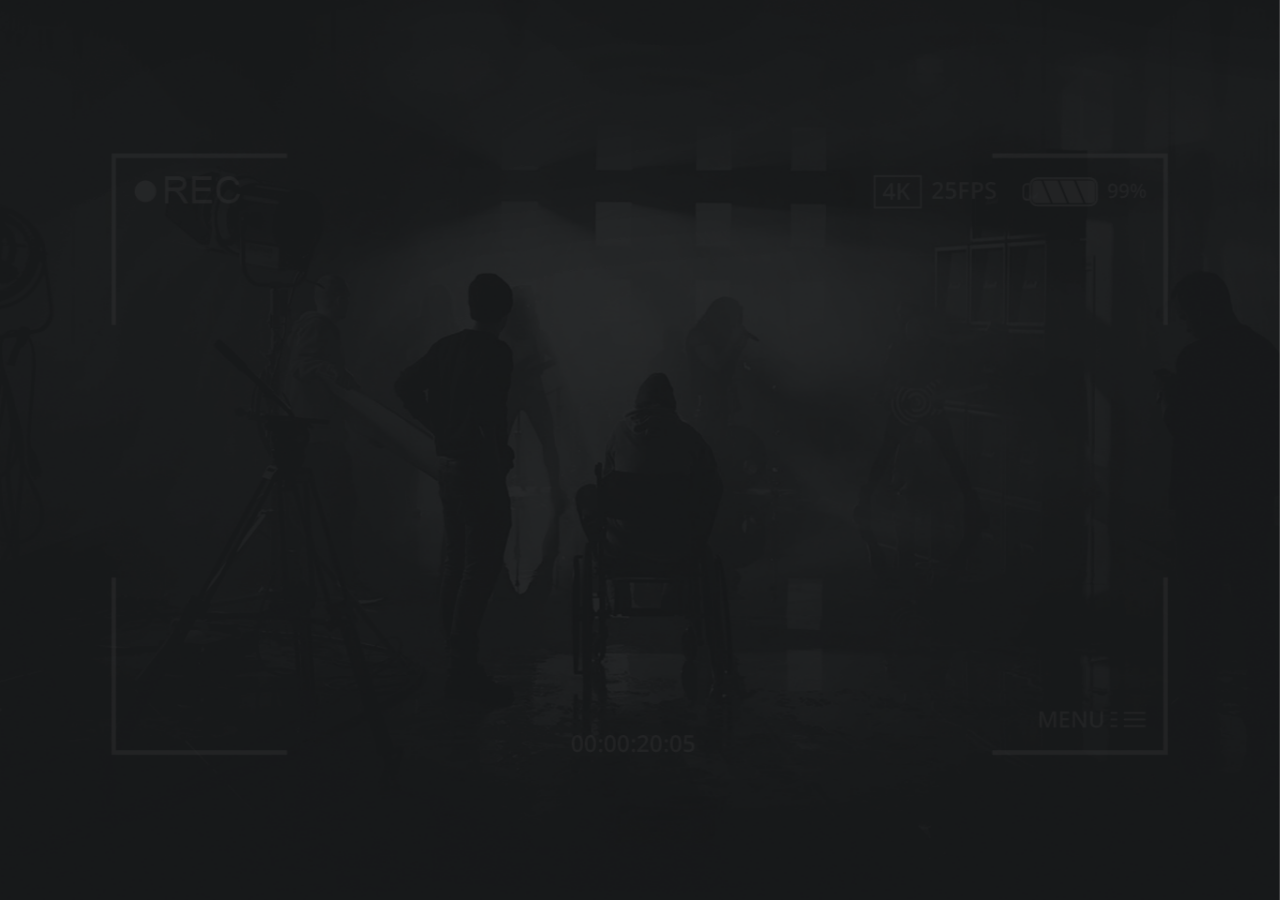
<file: index.html>
<!DOCTYPE html>
<html lang="ru">
<head>
  <meta charset="UTF-8">
  <meta name="viewport" content="width=device-width, initial-scale=1.0">
  <link rel="stylesheet" href="./css/styles.css">
  <title>Video-Production</title>
</head>
<body>
  <div class="wrapper">
    <section class="welcome">
      <div class="container">
        <div class="welcome-central">
          <img src="./images/logo.png" alt="logo" class="welcome-central__logo">
          <a href="./main.html" class="welcome-central__btn">войти</a>
        </div>
      </div>
    </section>
  </div>
</body>
</html>
</file>
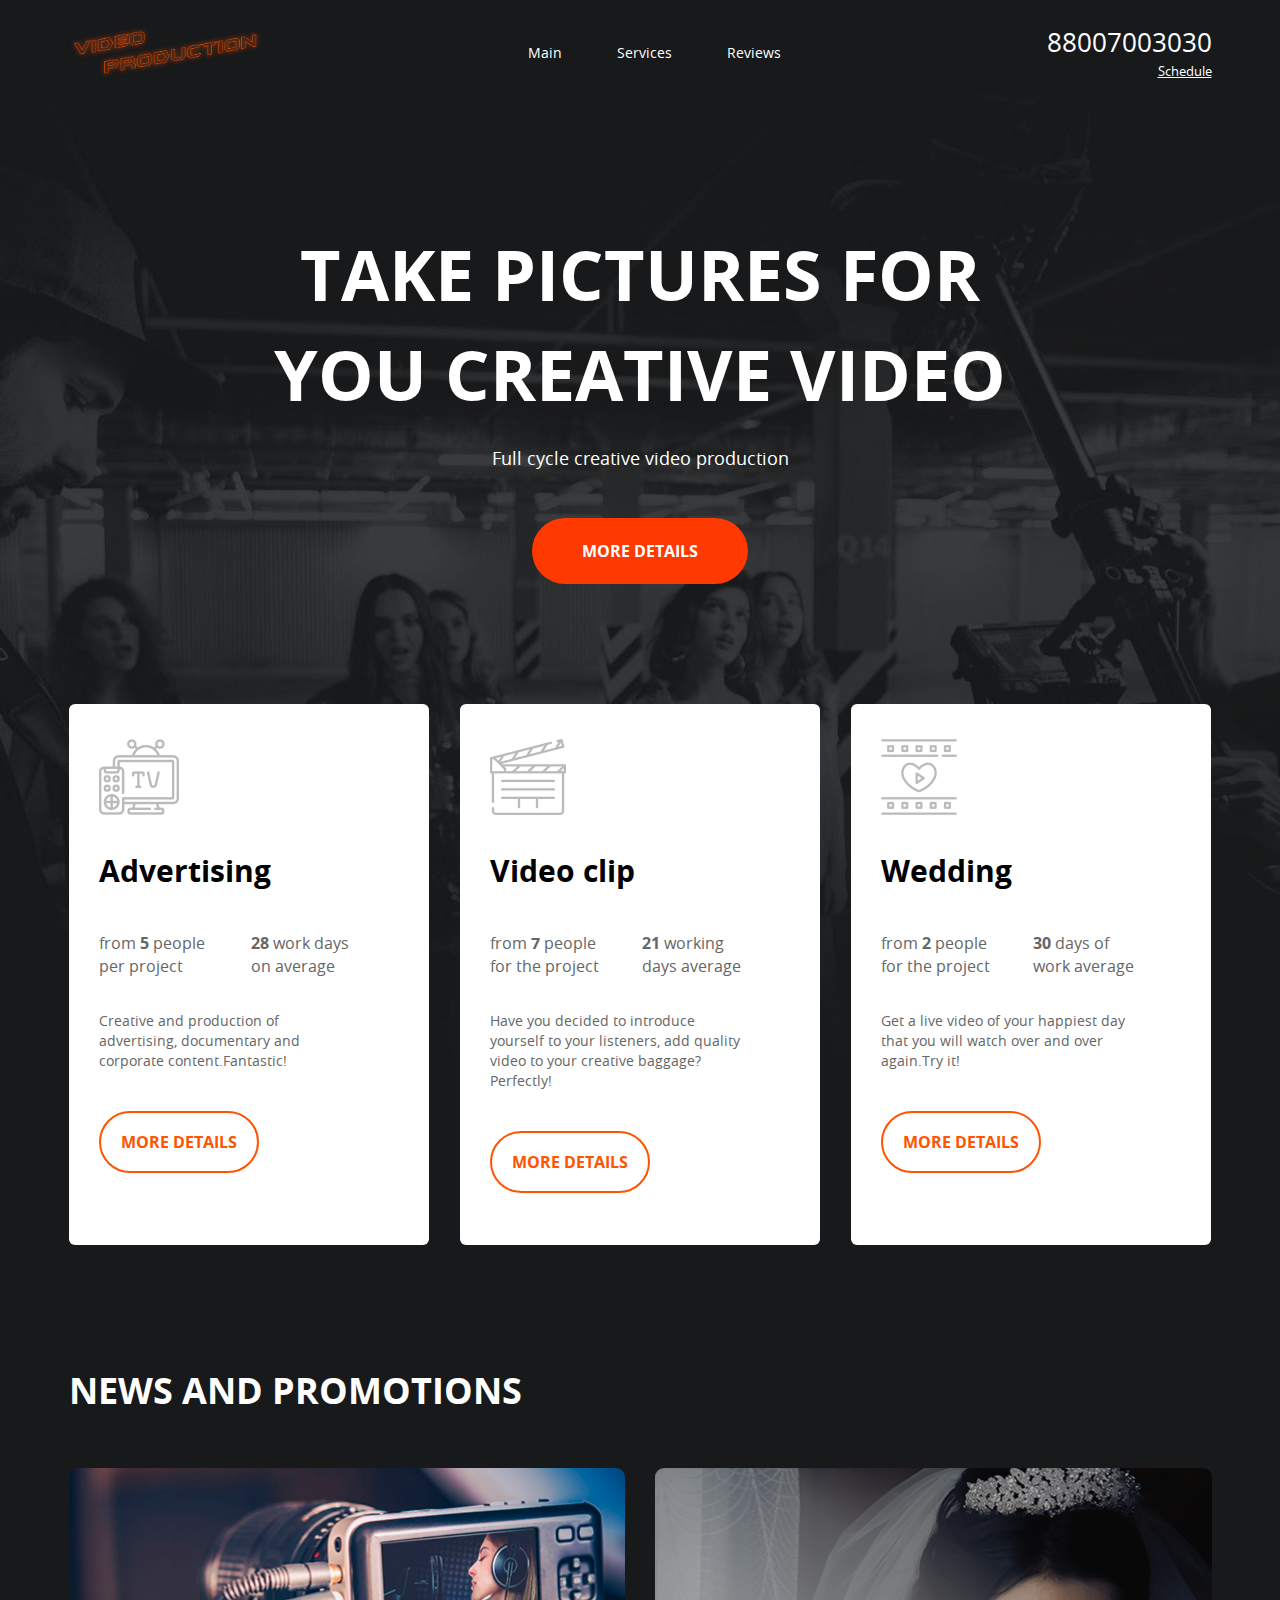
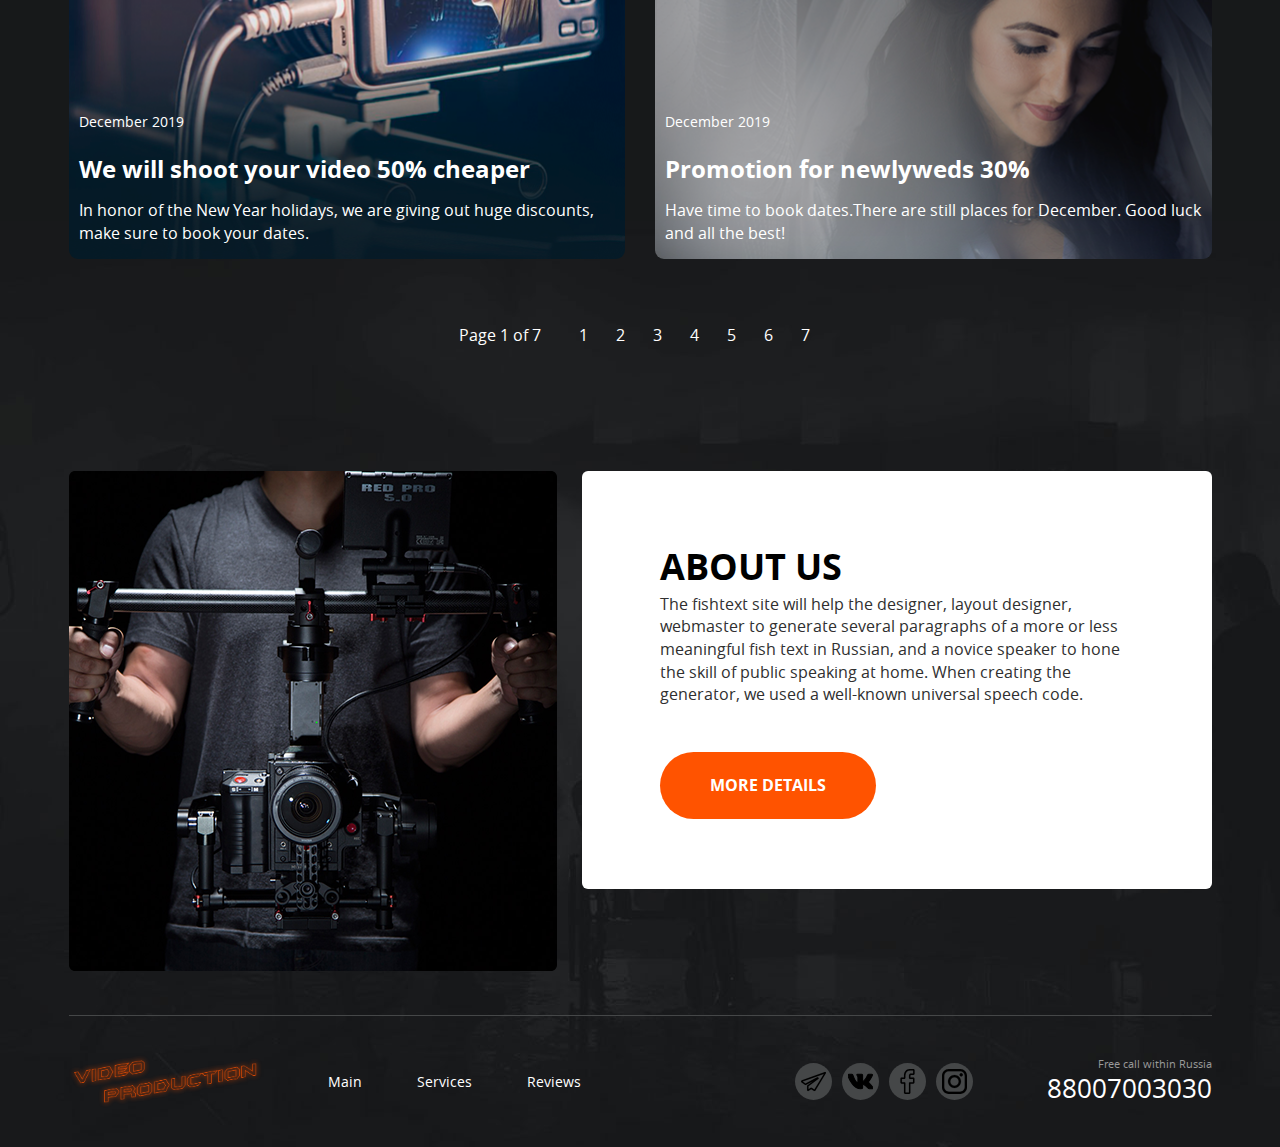
<file: main.html>
<!DOCTYPE html>
<html lang="en">
<head>
  <meta charset="UTF-8">
  <meta name="viewport" content="width=device-width, initial-scale=1.0">
  <link rel="stylesheet" href="./css/styles.css">
  <title>Main</title>
</head>
<body>
  <div class="wrapper main-page-wrapper">
    <div class="wrapper-content">
      <section class="hero">
        <div class="container">
          <header class="header">
            <a href="#" class="logo">
              <img src="./images/logo.png" alt="logo" class="logo-img">
            </a>
            <nav class="nav">
              <ul class="nav-list">
                <li class="nav-list__item">
                  <a href="./main.html" class="nav-list__link">
                    Main
                  </a>
                </li>
                <li class="nav-list__item">
                  <a href="./services.html" class="nav-list__link">
                    Services
                  </a>
                </li>
                <li class="nav-list__item">
                  <a href="./reviews.html" class="nav-list__link">
                    Reviews
                  </a>
                </li>
              </ul>
            </nav>
            <address class="contacts">
              <a href="tel:+78007003030" class="contacts-phone">
                88007003030
              </a>
              <div class="contacts-dropdown__title">
                <a href="#" class="contacts-dropdown__link">
                  Schedule
                </a>
                <div class="contacts-dropdown__menu">
                  <div class="contacts-dropdown__days">
                    <span class="contacts-dropdown__week">mo-sun: 09:00 - 20:00</span><br>
                    <span class="contacts-dropdown__pause">Pause: 14:00-14:30</span>
                  </div>
                </div>
              </div>
            </address>
          </header>
          <div class="hero-content">
            <h1 class="hero-content__title">
              Take pictures for you creative video
            </h1>
            <h4 class="hero-content__subtitle">
              Full cycle creative video production
            </h4>
            <a href="#" class="hero-btn">
              more details
            </a>
          </div>
        </div>
      </section>
      <section class="offers">
        <div class="container">
          <ul class="offers-list">
            <li class="offers-item">
              <div class="offers-img">
                <img src="./images/tv.png" alt="tv" class="offers-img__icon">
              </div>
              <div class="offers-title">
                Advertising
              </div>
              <div class="offers-info">
                <div class="offers-info__hum">
                  from <span>5</span> people per project
                </div>
                <div class="offers-info__days">
                  <span>28</span> work days on average
                </div>
              </div>
              <div class="offers-desc">
                <p>
                  Creative and production of advertising, documentary and corporate content.Fantastic!
                </p>
              </div>
              <button class="offers-btn">
                more details
              </button>
            </li>
            <li class="offers-item">
              <div class="offers-img">
                <img src="./images/clapperboard.png" alt="clapperboard" class="offers-img__icon">
              </div>
              <div class="offers-title">
                Video clip
              </div>
              <div class="offers-info">
                <div class="offers-info__hum">
                  from <span>7</span> people for the project
                </div>
                <div class="offers-info__days">
                  <span>21</span> working days average
                </div>
              </div>
              <div class="offers-desc">
                <p>
                  Have you decided to introduce yourself to your listeners, add quality video to your creative baggage? Perfectly!
                </p>
              </div>
              <button class="offers-btn">
                more details
              </button>
            </li>
            <li class="offers-item">
              <div class="offers-img">
                <img src="./images/wedding-video.png" alt="wedding-video" class="offers-img__icon">
              </div>
              <div class="offers-title">
                Wedding
              </div>
              <div class="offers-info">
                <div class="offers-info__hum">
                  from <span>2</span> people for the project
                </div>
                <div class="offers-info__days">
                  <span>30</span> days of work average
                </div>
              </div>
              <div class="offers-desc">
                <p>
                  Get a live video of your happiest day that you will watch over and over again.Try it!
                </p>
              </div>
              <button class="offers-btn">
                more details
              </button>
            </li>
          </ul>
        </div>
      </section>
      <section class="news">
        <div class="container">
          <div class="news-content">
            <div class="news-title">
              News and promotions
            </div>
            <ul class="news-list">
              <li class="news-item">
                <div class="news-promo">
                  <div class="news-promo__preview">
                    <img src="./images/increase-conversions-video-marketing-e1530873702203.png" alt="camera" class="news-promo__image">
                  </div>
                  <div class="news-promo__content">
                    <div class="news-promo__subtitle">
                      December 2019
                    </div>
                    <div class="news-promo__title">
                      We will shoot your video 50% cheaper
                    </div>
                    <div class="news-promo__desc">
                      <p>
                        In honor of the New Year holidays, we are giving out huge discounts, make sure to book your dates.
                      </p>
                    </div>
                  </div>
                </div>
              </li>
              <li class="news-item">
                <div class="news-promo">
                  <div class="news-promo__preview">
                    <img src="./images/wedding-2954079_1920.png" alt="wedding" class="news-promo__image">
                  </div>
                  <div class="news-promo__content">
                    <div class="news-promo__subtitle">
                      December 2019
                    </div>
                    <div class="news-promo__title">
                      Promotion for newlyweds 30%
                    </div>
                    <div class="news-promo__desc">
                      <p>
                        Have time to book dates.There are still places for December. Good luck and all the best!
                      </p>
                    </div>
                  </div>
                </div>
              </li>
            </ul>
            <div class="pager">
              <div class="pager-display">
                Page 1 of 7
              </div>
              <ul class="pager-list">
                <li class="pager-item">
                  <a href="#" class="pager-link">1</a>
                </li>
                <li class="pager-item">
                  <a href="#" class="pager-link">2</a>
                </li>
                <li class="pager-item">
                  <a href="#" class="pager-link">3</a>
                </li>
                <li class="pager-item">
                  <a href="#" class="pager-link">4</a>
                </li>
                <li class="pager-item">
                  <a href="#" class="pager-link">5</a>
                </li>
                <li class="pager-item">
                  <a href="#" class="pager-link">6</a>
                </li>
                <li class="pager-item">
                  <a href="#" class="pager-link">7</a>
                </li>
              </ul>
            </div>
          </div>
        </div>
      </section>
      <section class="about">
        <div class="container">
          <ul class="about-list">
            <li class="about-item">
              <div class="about-image">
                <img src="./images/about.png" alt="camera" class="about-image__block">
              </div>
            </li>
            <li class="about-item">
              <div class="about-desc">
                <div class="about-desc__title">
                  About us
                </div>
                <div class="about-desc__text">
                  <p>
                    The fishtext site will help the designer, layout designer, webmaster to generate several paragraphs of a more or less meaningful fish text in Russian, and a novice speaker to hone the skill of public speaking at home. When creating the generator, we used a well-known universal speech code.
                  </p>
                </div>
                <a href="#" class="about-desc__btn btn">
                  more details
                </a>
              </div>
            </li>
          </ul>
        </div>
      </section>
    </div>
    <footer class="footer">
      <div class="container">
        <div class="footer-content">
          <div class="footer-left">
            <a href="#" class="logo footer-logo">
              <img src="./images/logo.png" alt="logo" class="logo-img">
            </a>
            <nav class="nav">
              <ul class="nav-list">
                <li class="nav-list__item">
                  <a href="./main.html" class="nav-list__link">
                    Main
                  </a>
                </li>
                <li class="nav-list__item">
                  <a href="./services.html" class="nav-list__link">
                    Services
                  </a>
                </li>
                <li class="nav-list__item">
                  <a href="./reviews.html" class="nav-list__link">
                    Reviews
                  </a>
                </li>
              </ul>
            </nav>
          </div>
          <div class="footer-right">
            <ul class="footer-socials">
              <li class="footer-item">
                <a href="#" class="footer-item__link">
                  <svg class="footer-icon">
                    <use xlink:href="./images/svg/sprites.svg#telegram"></use>
                  </svg>
                </a>
              </li>
              <li class="footer-item">
                <a href="#" class="footer-item__link">
                  <svg class="footer-icon">
                    <use xlink:href="./images/svg/sprites.svg#vk"></use>
                  </svg>
                </a>
              </li>
              <li class="footer-item">
                <a href="#" class="footer-item__link">
                  <svg class="footer-icon">
                    <use xlink:href="./images/svg/sprites.svg#facebook"></use>
                  </svg>
                </a>
              </li>
              <li class="footer-item">
                <a href="#" class="footer-item__link">
                  <svg class="footer-icon">
                    <use xlink:href="./images/svg/sprites.svg#instagram"></use>
                  </svg>
                </a>
              </li>
            </ul>
            <address class="contacts footer-contacts">
              <div class="footer-contacts__title">
                Free call within Russia
              </div>
              <a href="tel:+78007003030" class="contacts-phone">
                88007003030
              </a>
            </address>
          </div>
        </div>
      </div>
    </footer>
  </div>
</body>
</html>
</file>
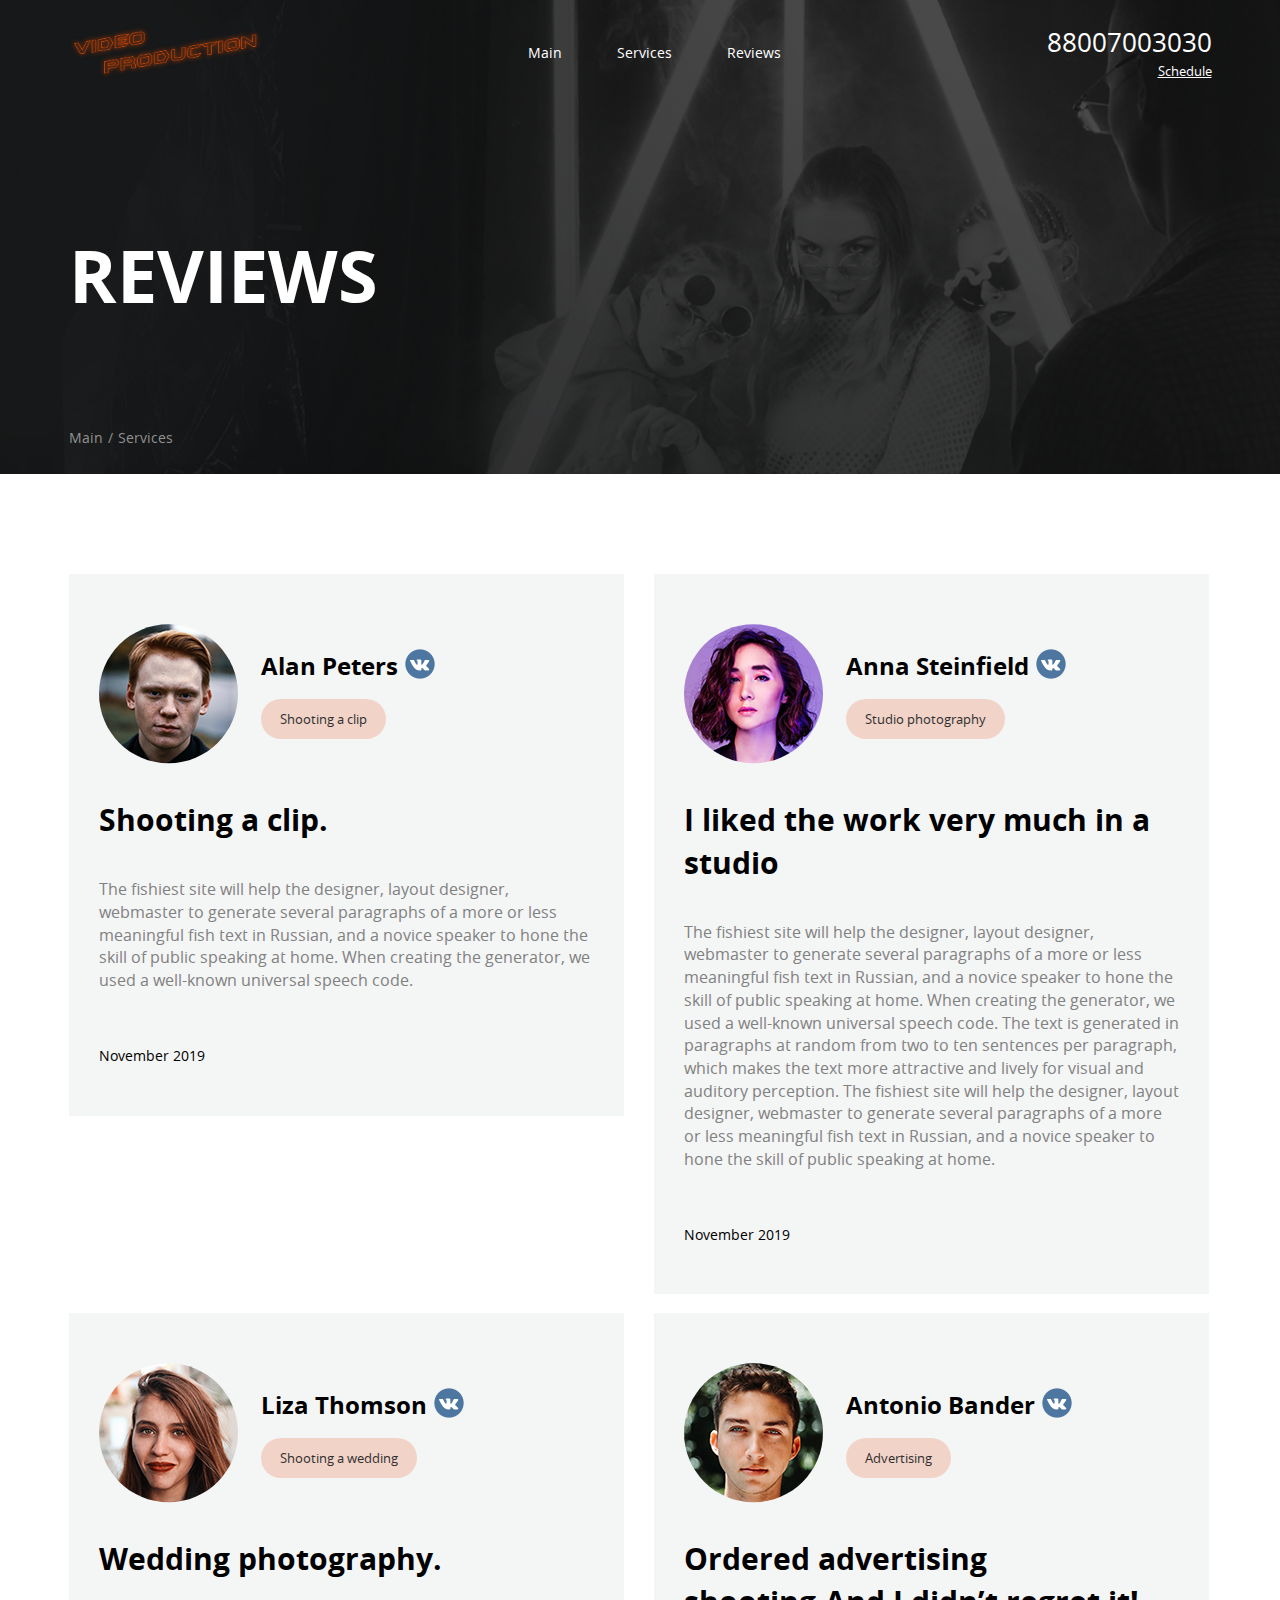
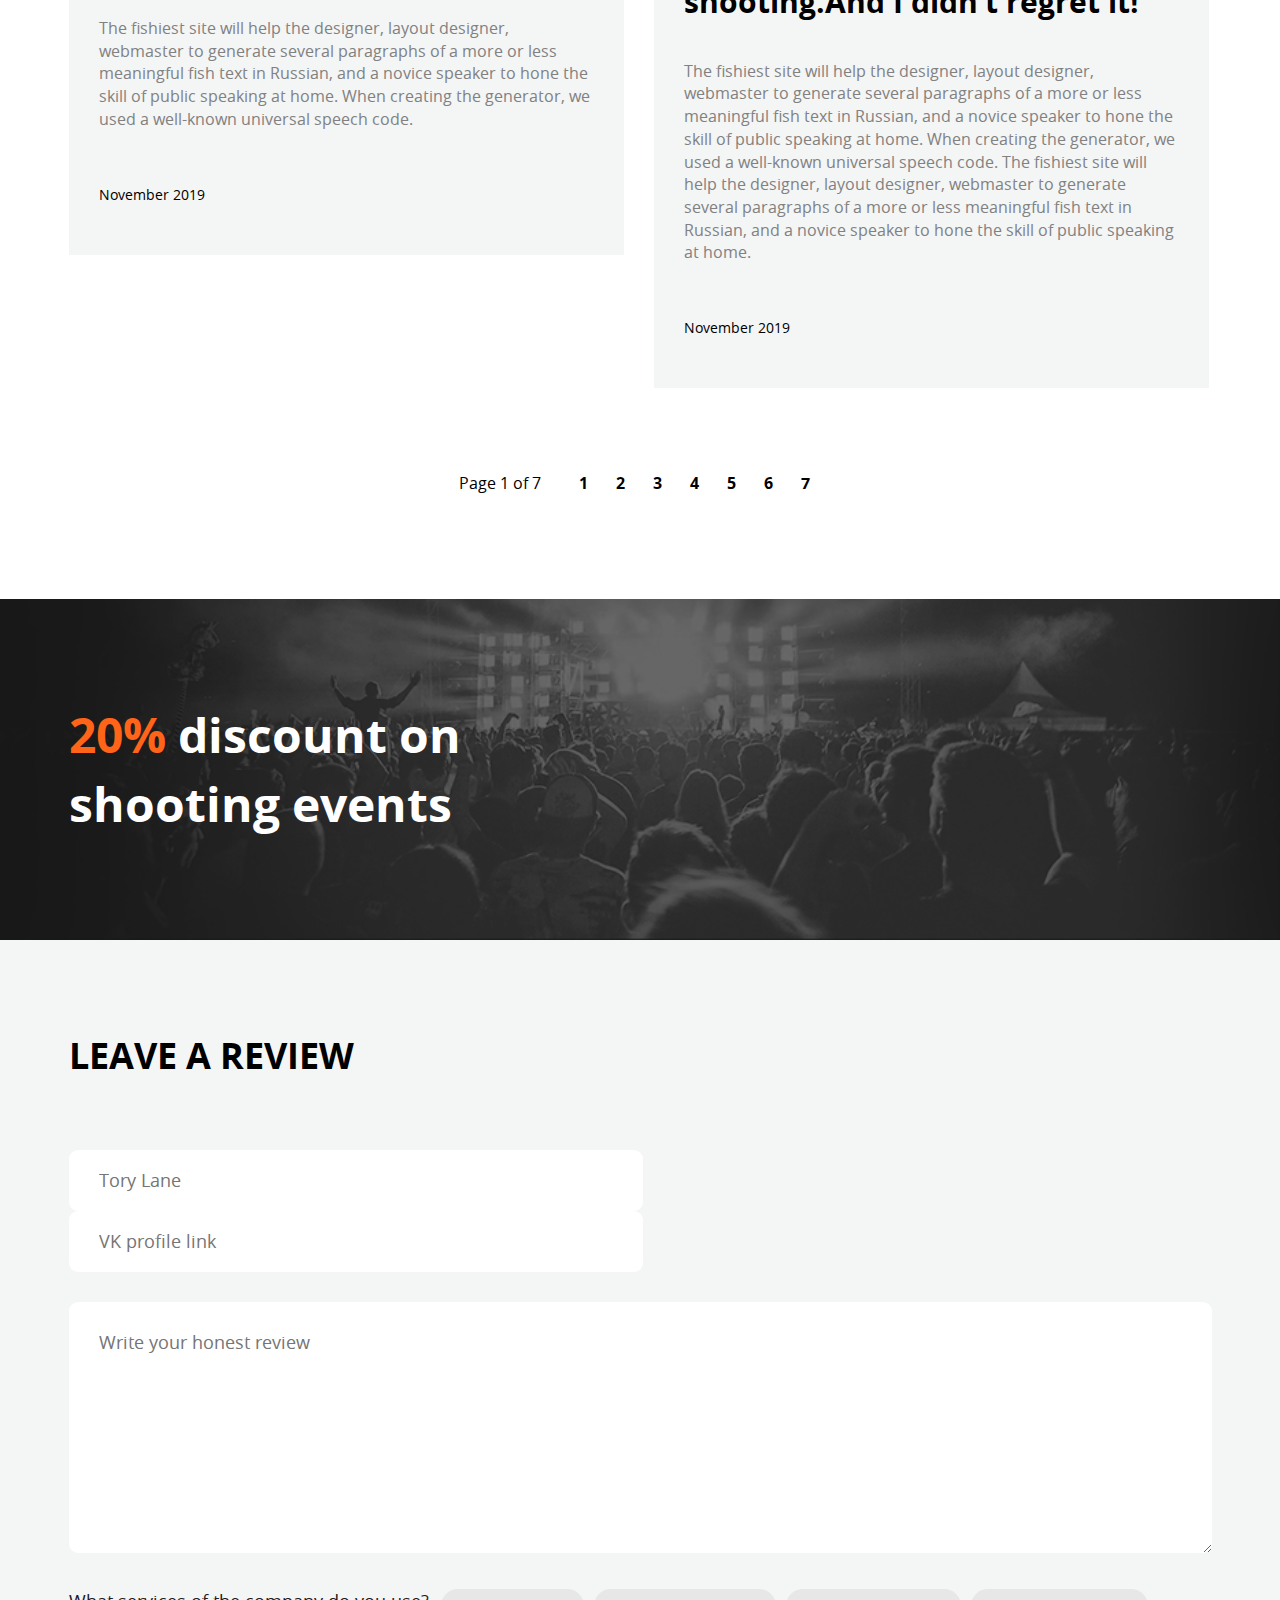
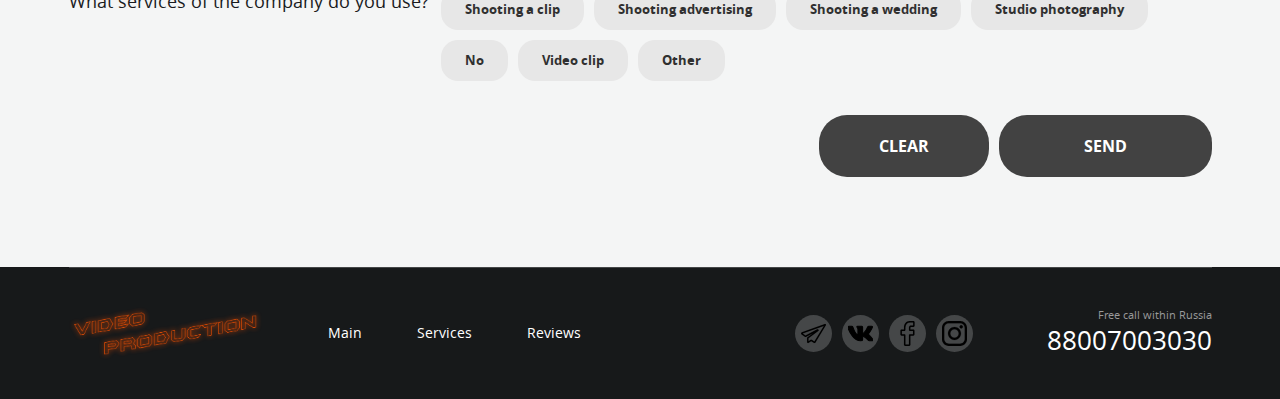
<file: reviews.html>
<!DOCTYPE html>
<html lang="en">
<head>
  <meta charset="UTF-8">
  <meta name="viewport" content="width=device-width, initial-scale=1.0">
  <link rel="stylesheet" href="./css/styles.css">
  <title>Reviews</title>
</head>
<body>
  <div class="wrapper">
    <div class="wrapper-content">        
      <section class="reviews-top service">
        <div class="service-banner">
          <img src="./images/Слой_2.png" alt="banner" class="service-banner__img">
        </div>
        <div class="container">
          <header class="header">
            <a href="#" class="logo">
              <img src="./images/logo.png" alt="logo" class="logo-img">
            </a>
            <nav class="nav">
              <ul class="nav-list">
                <li class="nav-list__item">
                  <a href="./main.html" class="nav-list__link">
                    Main
                  </a>
                </li>
                <li class="nav-list__item">
                  <a href="./services.html" class="nav-list__link">
                    Services
                  </a>
                </li>
                <li class="nav-list__item">
                  <a href="./reviews.html" class="nav-list__link">
                    Reviews
                  </a>
                </li>
              </ul>
            </nav>
            <address class="contacts">
              <a href="tel:+78007003030" class="contacts-phone">
                88007003030
              </a>
              <div class="contacts-dropdown__title">
                <a href="#" class="contacts-dropdown__link">
                  Schedule
                </a>
                <div class="contacts-dropdown__menu">
                  <div class="contacts-dropdown__days">
                    <span class="contacts-dropdown__week">mo-sun: 09:00 - 20:00</span><br>
                    <span class="contacts-dropdown__pause">Pause: 14:00-14:30</span>
                  </div>
                </div>
              </div>
            </address>
          </header>
          <h1 class="service-title">
            Reviews
          </h1>
          <nav class="service-breadcrumbs">
            <ul class="service-list">
              <li class="service-item">
                <a href="./main.html" class="service-item__link">
                  Main
                </a>
              </li>
              <li class="service-item">
                <a href="./services.html" class="service-item__link">
                  Services
                </a>
              </li>
            </ul>
          </nav>
        </div>
      </section>
      <section class="reviews">
        <div class="container">
          <div class="reviews-info">
            <ul class="reviews-list">
              <li class="reviews-item">
                <div class="reviews-header">
                  <div class="reviews-avatar">
                    <img src="./images/man-one.png" alt="man" class="reviews-avatar__img">
                  </div>
                  <div class="reviews-userdata">
                    <a href="#" class="reviews-user">
                      Alan Peters
                    </a>
                    <button class="reviews-tag">
                      Shooting a clip
                    </button>
                  </div>
                </div>
                <div class="reviews-content">
                  <h3 class="reviews-title">
                    Shooting a clip.
                  </h3>
                  <div class="reviews-text">
                    <p>
                      The fishiest site will help the designer, layout designer, webmaster to generate several paragraphs of a more or less
                      meaningful fish text in Russian, and a novice speaker to hone the skill of public speaking at home. When creating the
                      generator, we used a well-known universal speech code.
                    </p>
                  </div>
                  <div class="reviews-date">
                    November 2019
                  </div>
                </div>
              </li>
              <li class="reviews-item">
                <div class="reviews-header">
                  <div class="reviews-avatar">
                    <img src="./images/girlone.png" alt="girl" class="reviews-avatar__img">
                  </div>
                  <div class="reviews-userdata">
                    <a href="#" class="reviews-user">
                      Anna Steinfield
                    </a>
                    <button class="reviews-tag">
                      Studio photography
                    </button>
                  </div>
                </div>
                <div class="reviews-content">
                  <h3 class="reviews-title">
                    I liked the work very much in a studio
                  </h3>
                  <div class="reviews-text">
                    <p>
                      The fishiest site will help the designer, layout designer, webmaster to generate several paragraphs of a more or less
                      meaningful fish text in Russian, and a novice speaker to hone the skill of public speaking at home. When creating the
                      generator, we used a well-known universal speech code. The text is generated in paragraphs at random from two to ten
                      sentences per paragraph, which makes the text more attractive and lively for visual and auditory perception.
                      The fishiest site will help the designer, layout designer, webmaster to generate several paragraphs of a more or less
                      meaningful fish text in Russian, and a novice speaker to hone the skill of public speaking at home.
                    </p>
                  </div>
                  <div class="reviews-date">
                    November 2019
                  </div>
                </div>
              </li>
              <li class="reviews-item">
                <div class="reviews-header">
                  <div class="reviews-avatar">
                    <img src="./images/girltwo.png" alt="girl" class="reviews-avatar__img">
                  </div>
                  <div class="reviews-userdata">
                    <a href="#" class="reviews-user">
                      Liza Thomson
                    </a>
                    <button class="reviews-tag">
                      Shooting a wedding
                    </button>
                  </div>
                </div>
                <div class="reviews-content">
                  <h3 class="reviews-title">
                    Wedding photography.
                  </h3>
                  <div class="reviews-text">
                    <p>
                      The fishiest site will help the designer, layout designer, webmaster to generate several paragraphs of a more or less
                      meaningful fish text in Russian, and a novice speaker to hone the skill of public speaking at home. When creating the
                      generator, we used a well-known universal speech code.            
                    </p>
                  </div>
                  <div class="reviews-date">
                    November 2019
                  </div>
                </div>
              </li>
              <li class="reviews-item">
                <div class="reviews-header">
                  <div class="reviews-avatar">
                    <img src="./images/mantwo.png" alt="man" class="reviews-avatar__img">
                  </div>
                  <div class="reviews-userdata">
                    <a href="#" class="reviews-user">
                      Antonio Bander
                    </a>
                    <button class="reviews-tag">
                      Advertising
                    </button>
                  </div>
                </div>
                <div class="reviews-content">
                  <h3 class="reviews-title">
                    Ordered advertising shooting.And I didn’t regret it!
                  </h3>
                  <div class="reviews-text">
                    <p>
                      The fishiest site will help the designer, layout designer, webmaster to generate several paragraphs of a more or less
                      meaningful fish text in Russian, and a novice speaker to hone the skill of public speaking at home. When creating the
                      generator, we used a well-known universal speech code.
                      The fishiest site will help the designer, layout designer, webmaster to generate several paragraphs of a more or less
                      meaningful fish text in Russian, and a novice speaker to hone the skill of public speaking at home.
                    </p>
                  </div>
                  <div class="reviews-date">
                    November 2019
                  </div>
                </div>
              </li>
            </ul>
            <div class="shutting-pager pager">
              <div class="pager-display">
                Page 1 of 7
              </div>
              <ul class="shutting-pager__list pager-list">
                <li class="pager-item">
                  <a href="#" class="pager-link">1</a>
                </li>
                <li class="pager-item">
                  <a href="#" class="pager-link">2</a>
                </li>
                <li class="pager-item">
                  <a href="#" class="pager-link">3</a>
                </li>
                <li class="pager-item">
                  <a href="#" class="pager-link">4</a>
                </li>
                <li class="pager-item">
                  <a href="#" class="pager-link">5</a>
                </li>
                <li class="pager-item">
                  <a href="#" class="pager-link">6</a>
                </li>
                <li class="pager-item">
                  <a href="#" class="pager-link">7</a>
                </li>
              </ul>
            </div>
          </div>
        </div>
      </section>
      <section class="separator">
        <div class="container">
          <div class="separator-desc">
            <span>20%</span> discount on shooting events
          </div>
        </div>
      </section>
      <section class="form">
        <div class="container">
          <div class="form-title">
            Leave a review
          </div>
          <form class="form-content">
            <div class="form-row">
              <input type="text" placeholder="Tory Lane" class="form-row__input">
              <input type="text" placeholder="VK profile link" class="form-row__input">
            </div>
            <div class="form-textarea">
              <textarea name="text" placeholder="Write your honest review" class="form-textarea__input"></textarea>
            </div>
            <div class="form-controls">
              <div class="form-controls__contr">
                  What services of the company do you use?
              </div>
              <ul class="form-list">
                <li class="form-item">
                  <button class="form-btn">
                    Shooting a clip
                  </button>
                </li>
                <li class="form-item">
                  <button class="form-btn">
                    Shooting advertising
                  </button>
                </li>
                <li class="form-item">
                  <button class="form-btn">
                    Shooting a wedding
                  </button>
                </li>
                <li class="form-item">
                  <button class="form-btn">
                    Studio photography
                  </button>
                </li>
                <li class="form-item">
                  <button class="form-btn">
                    No
                  </button>
                </li>
                <li class="form-item">
                  <button class="form-btn">
                    Video clip
                  </button>
                </li>
                <li class="form-item">
                  <button class="form-btn">
                    Other
                  </button>
                </li>
              </ul>
            </div>
          </form>
          <div class="form-button">
            <button class="form-button__link">clear</button>
            <button class="form-button__link">send</button>
          </div>
        </div>
      </section>
    </div>
    <footer class="footer footer-service">
      <div class="container">
        <div class="footer-content">
          <div class="footer-left">
            <a href="#" class="logo footer-logo">
              <img src="./images/logo.png" alt="logo" class="logo-img">
            </a>
            <nav class="nav">
              <ul class="nav-list">
                <li class="nav-list__item">
                  <a href="./main.html" class="nav-list__link">
                    Main
                  </a>
                </li>
                <li class="nav-list__item">
                  <a href="./services.html" class="nav-list__link">
                    Services
                  </a>
                </li>
                <li class="nav-list__item">
                  <a href="./reviews.html" class="nav-list__link">
                    Reviews
                  </a>
                </li>
              </ul>
            </nav>
          </div>
          <div class="footer-right">
            <ul class="footer-socials">
              <li class="footer-item">
                <a href="#" class="footer-item__link">
                  <svg class="footer-icon">
                    <use xlink:href="./images/svg/sprites.svg#telegram"></use>
                  </svg>
                </a>
              </li>
              <li class="footer-item">
                <a href="#" class="footer-item__link">
                  <svg class="footer-icon">
                    <use xlink:href="./images/svg/sprites.svg#vk"></use>
                  </svg>
                </a>
              </li>
              <li class="footer-item">
                <a href="#" class="footer-item__link">
                  <svg class="footer-icon">
                    <use xlink:href="./images/svg/sprites.svg#facebook"></use>
                  </svg>
                </a>
              </li>
              <li class="footer-item">
                <a href="#" class="footer-item__link">
                  <svg class="footer-icon">
                    <use xlink:href="./images/svg/sprites.svg#instagram"></use>
                  </svg>
                </a>
              </li>
            </ul>
            <address class="contacts footer-contacts">
              <div class="footer-contacts__title">
                Free call within Russia
              </div>
              <a href="tel:+78007003030" class="contacts-phone">
                88007003030
              </a>
            </address>
          </div>
        </div>
      </div>
    </footer>
  </div>
</body>
</html>
</file>
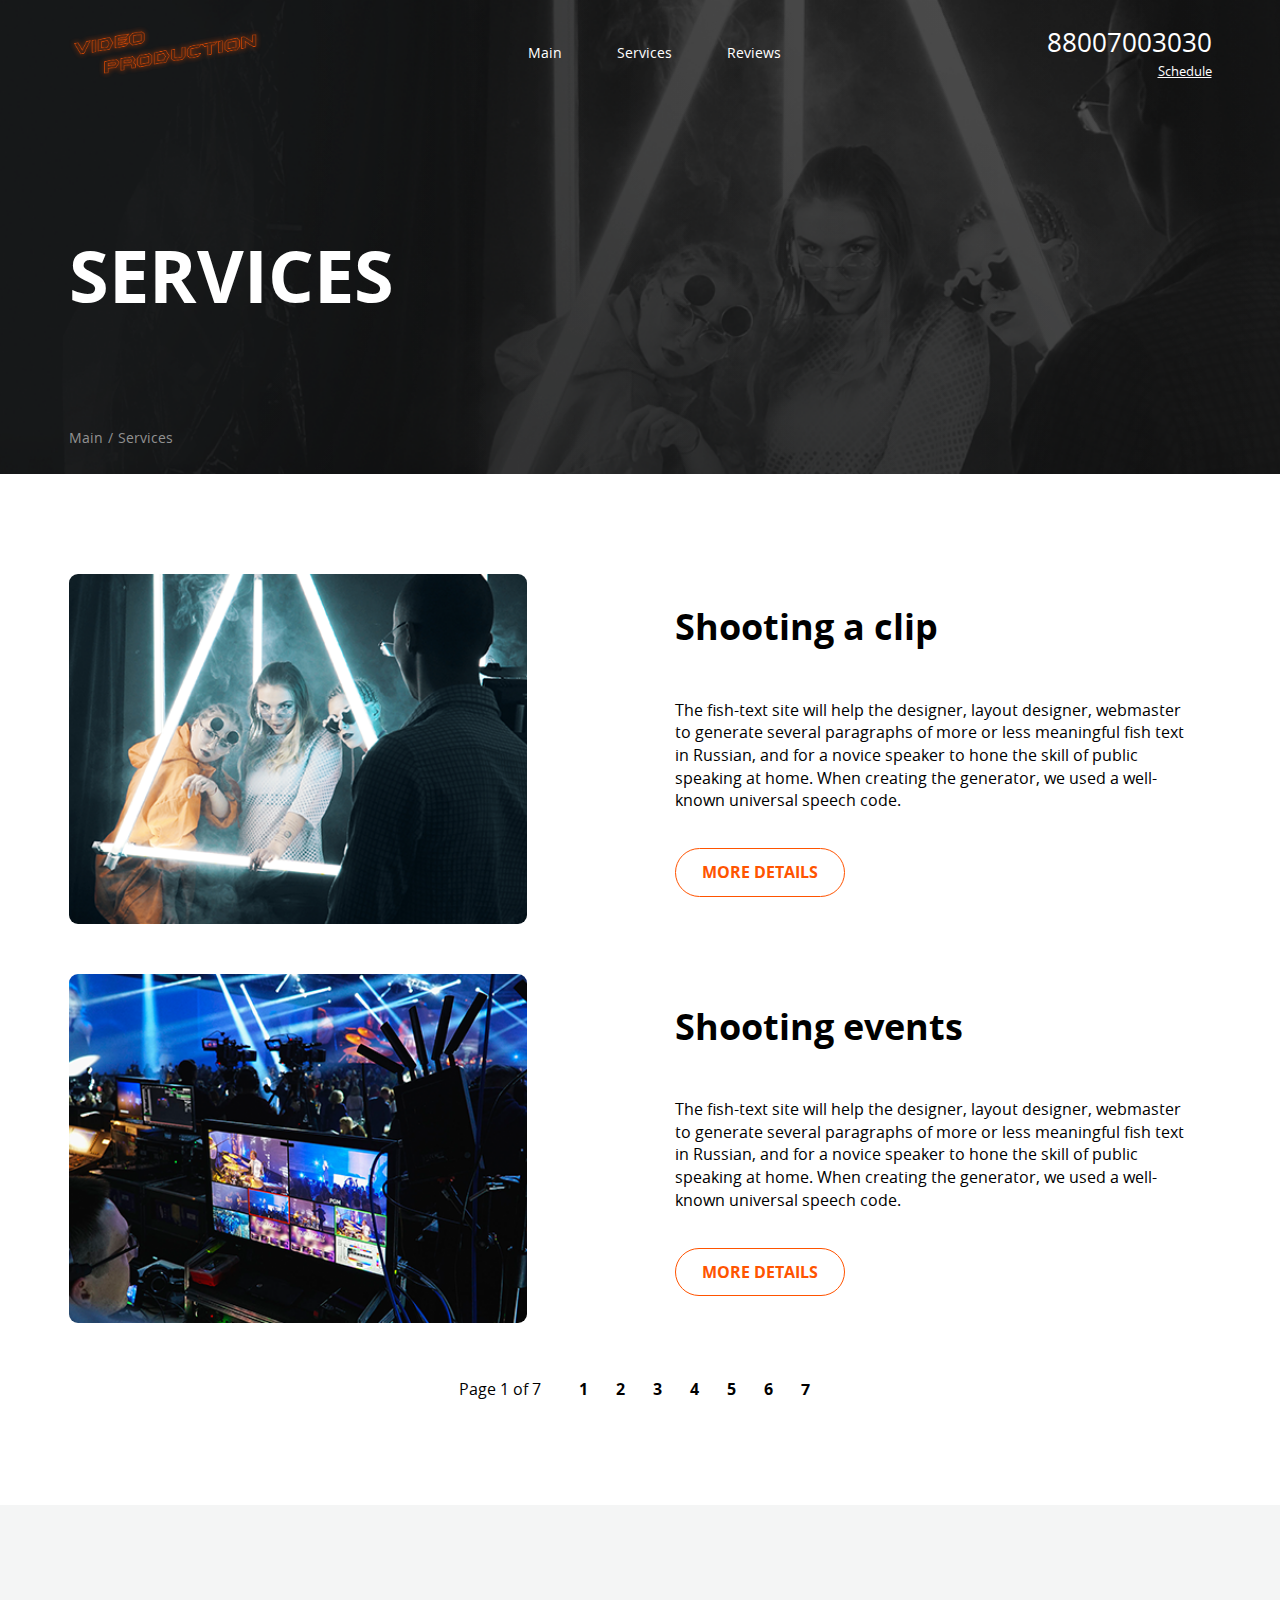
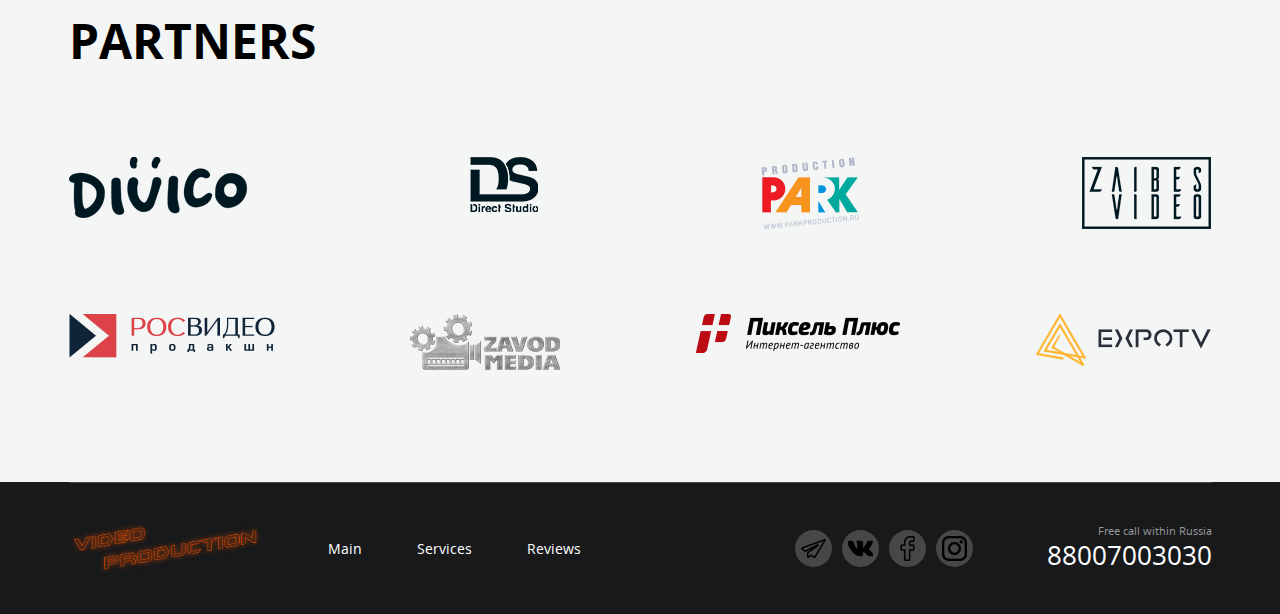
<file: services.html>
<!DOCTYPE html>
<html lang="en">
<head>
  <meta charset="UTF-8">
  <meta name="viewport" content="width=device-width, initial-scale=1.0">
  <link rel="stylesheet" href="./css/styles.css">
  <title>Services</title>
</head>
<body>
  <div class="wrapper">
    <div class="wrapper-content">
      <section class="service">
        <div class="service-banner">
          <img src="./images/Слой_2.png" alt="banner" class="service-banner__img">
        </div>
        <div class="container">
          <header class="header">
            <a href="#" class="logo">
              <img src="./images/logo.png" alt="logo" class="logo-img">
            </a>
            <nav class="nav">
              <ul class="nav-list">
                <li class="nav-list__item">
                  <a href="./main.html" class="nav-list__link">
                    Main
                  </a>
                </li>
                <li class="nav-list__item">
                  <a href="./services.html" class="nav-list__link">
                    Services
                  </a>
                </li>
                <li class="nav-list__item">
                  <a href="./reviews.html" class="nav-list__link">
                    Reviews
                  </a>
                </li>
              </ul>
            </nav>
            <address class="contacts">
              <a href="tel:+78007003030" class="contacts-phone">
                88007003030
              </a>
              <div class="contacts-dropdown__title">
                <a href="#" class="contacts-dropdown__link">
                  Schedule
                </a>
                <div class="contacts-dropdown__menu">
                  <div class="contacts-dropdown__days">
                    <span class="contacts-dropdown__week">mo-sun: 09:00 - 20:00</span><br>
                    <span class="contacts-dropdown__pause">Pause: 14:00-14:30</span>
                  </div>
                </div>
              </div>
            </address>
          </header>
          <h1 class="service-title">
            Services
          </h1>
          <nav class="service-breadcrumbs">
            <ul class="service-list">
              <li class="service-item">
                <a href="./main.html" class="service-item__link">
                  Main
                </a>
              </li>
              <li class="service-item">
                <a href="./services.html" class="service-item__link">
                  Services
                </a>
              </li>
            </ul>
          </nav>
        </div>
      </section>
      <section class="shutting">
        <div class="container">
            <ul class="shutting-list">
              <li class="shutting-item">
                <div class="shutting-image">
                  <img src="./images/shutting1.png" alt="girls" class="shutting-image__img">
                </div>
                <div class="shutting-info">
                  <div class="shutting-info__title">
                    Shooting a clip
                  </div>
                  <div class="shutting-info__desc">
                    <p>
                      The fish-text site will help the designer, layout designer, webmaster to generate several paragraphs of more
                      or
                      less
                      meaningful fish text in Russian, and for a novice speaker to hone the skill of public speaking at home. When
                      creating the generator, we used a well-known universal speech code.
                    </p>
                  </div>
                  <a class="shutting-info__btn">
                    more details
                  </a>
                </div>
              </li>
              <li class="shutting-item">
                <div class="shutting-image">
                  <img src="./images/shutting2.png" alt="events" class="shutting-image__img">
                </div>
                <div class="shutting-info">
                  <div class="shutting-info__title">
                    Shooting events
                  </div>
                  <div class="shutting-info__desc">
                    <p>
                      The fish-text site will help the designer, layout designer, webmaster to generate several paragraphs of more
                      or
                      less
                      meaningful fish text in Russian, and for a novice speaker to hone the skill of public speaking at home. When
                      creating the generator, we used a well-known universal speech code.
                    </p>
                  </div>
                  <a class="shutting-info__btn">
                    more details
                  </a>
                </div>
              </li>
            </ul>
            <div class="shutting-pager pager">
              <div class="pager-display">
                Page 1 of 7
              </div>
              <ul class="shutting-pager__list pager-list">
                <li class="shutting-pager__item pager-item">
                  <a href="#" class="shutting-pager__link pager-link">1</a>
                </li>
                <li class="shutting-pager__item pager-item">
                  <a href="#" class="shutting-pager__link pager-link">2</a>
                </li>
                <li class="shutting-pager__item pager-item">
                  <a href="#" class="shutting-pager__link pager-link">3</a>
                </li>
                <li class="shutting-pager__item pager-item">
                  <a href="#" class="shutting-pager__link pager-link">4</a>
                </li>
                <li class="shutting-pager__item pager-item">
                  <a href="#" class="shutting-pager__link pager-link">5</a>
                </li>
                <li class="shutting-pager__item pager-item">
                  <a href="#" class="shutting-pager__link pager-link">6</a>
                </li>
                <li class="shutting-pager__item pager-item">
                  <a href="#" class="shutting-pager__link pager-link">7</a>
                </li>
              </ul>
            </div>
        </div>
      </section>
      <section class="partners">
        <div class="container">
          <div class="partners-content">
            <div class="partners-title">
              Partners
            </div>
            <ul class="partners-list">
              <li class="partners-item">
                <a href="#" class="partners-item__link">
                  <img src="./images/divico.png" alt="divico" class="partners-item__img">
                </a>
              </li>
              <li class="partners-item">
                <a href="#" class="partners-item__link">
                  <img src="./images/ds.png" alt="ds" class="partners-item__img">
                </a>
              </li>
              <li class="partners-item">
                <a href="#" class="partners-item__link">
                  <img src="./images/park.png" alt="park" class="partners-item__img">
                </a>
              </li>
              <li class="partners-item">
                <a href="#" class="partners-item__link">
                  <img src="./images/zaibes.png" alt="zaibes" class="partners-item__img">
                </a>
              </li>
              <li class="partners-item">
                <a href="#" class="partners-item__link">
                  <img src="./images/rusvideo.png" alt="rusvideo" class="partners-item__img">
                </a>
              </li>
              <li class="partners-item">
                <a href="#" class="partners-item__link">
                  <img src="./images/zavod.png" alt="zavod" class="partners-item__img">
                </a>
              </li>
              <li class="partners-item">
                <a href="#" class="partners-item__link">
                  <img src="./images/pixel_plus.png" alt="pixel_plus" class="partners-item__img">
                </a>
              </li>
              <li class="partners-item">
                <a href="#" class="partners-item__link">
                  <img src="./images/expotv.png" alt="expotv" class="partners-item__img">
                </a>
              </li>
            </ul>
          </div>
        </div>
      </section>
    </div>
    <footer class="footer footer-service">
      <div class="container">
        <div class="footer-content">
          <div class="footer-left">
            <a href="#" class="logo footer-logo">
              <img src="./images/logo.png" alt="logo" class="logo-img">
            </a>
            <nav class="nav">
              <ul class="nav-list">
                <li class="nav-list__item">
                  <a href="./main.html" class="nav-list__link">
                    Main
                  </a>
                </li>
                <li class="nav-list__item">
                  <a href="./services.html" class="nav-list__link">
                    Services
                  </a>
                </li>
                <li class="nav-list__item">
                  <a href="./reviews.html" class="nav-list__link">
                    Reviews
                  </a>
                </li>
              </ul>
            </nav>
          </div>
          <div class="footer-right">
            <ul class="footer-socials">
              <li class="footer-item">
                <a href="#" class="footer-item__link">
                  <svg class="footer-icon">
                    <use xlink:href="./images/svg/sprites.svg#telegram"></use>
                  </svg>
                </a>
              </li>
              <li class="footer-item">
                <a href="#" class="footer-item__link">
                  <svg class="footer-icon">
                    <use xlink:href="./images/svg/sprites.svg#vk"></use>
                  </svg>
                </a>
              </li>
              <li class="footer-item">
                <a href="#" class="footer-item__link">
                  <svg class="footer-icon">
                    <use xlink:href="./images/svg/sprites.svg#facebook"></use>
                  </svg>
                </a>
              </li>
              <li class="footer-item">
                <a href="#" class="footer-item__link">
                  <svg class="footer-icon">
                    <use xlink:href="./images/svg/sprites.svg#instagram"></use>
                  </svg>
                </a>
              </li>
            </ul>
            <address class="contacts footer-contacts">
              <div class="footer-contacts__title">
                Free call within Russia
              </div>
              <a href="tel:+78007003030" class="contacts-phone">
                88007003030
              </a>
            </address>
          </div>
        </div>
      </div>
    </footer>
  </div>
</body>
</html>
</file>
<file: css/styles.css>
@font-face { font-family: 'Open Sans'; src: url("../fonts/opensans-regular-webfont.woff2") format("woff2"), url("../fonts/opensans-regular-webfont.woff") format("woff"); font-weight: 400; font-style: normal; }
@font-face { font-family: 'Open Sans'; src: url("../fonts/opensans-semibold-webfont.woff2") format("woff2"), url("../fonts/opensans-semibold-webfont.woff") format("woff"); font-weight: 500; font-style: normal; }
@font-face { font-family: 'Open Sans'; src: url("../fonts/opensans-bold-webfont.woff2") format("woff2"), url("../fonts/opensans-bold-webfont.woff") format("woff"); font-weight: 700; font-style: normal; }
/*! normalize.css v8.0.1 | MIT License | github.com/necolas/normalize.css */
/* Document ========================================================================== */
/** 1. Correct the line height in all browsers. 2. Prevent adjustments of font size after orientation changes in iOS. */
html { line-height: 1.15; /* 1 */ -webkit-text-size-adjust: 100%; /* 2 */ }

/* Sections ========================================================================== */
/** Remove the margin in all browsers. */
body { margin: 0; }

/** Render the `main` element consistently in IE. */
main { display: block; }

/** Correct the font size and margin on `h1` elements within `section` and `article` contexts in Chrome, Firefox, and Safari. */
h1 { font-size: 2em; margin: 0.67em 0; }

/* Grouping content ========================================================================== */
/** 1. Add the correct box sizing in Firefox. 2. Show the overflow in Edge and IE. */
hr { -webkit-box-sizing: content-box; box-sizing: content-box; /* 1 */ height: 0; /* 1 */ overflow: visible; /* 2 */ }

/** 1. Correct the inheritance and scaling of font size in all browsers. 2. Correct the odd `em` font sizing in all browsers. */
pre { font-family: monospace, monospace; /* 1 */ font-size: 1em; /* 2 */ }

/* Text-level semantics ========================================================================== */
/** Remove the gray background on active links in IE 10. */
a { background-color: transparent; }

/** 1. Remove the bottom border in Chrome 57- 2. Add the correct text decoration in Chrome, Edge, IE, Opera, and Safari. */
abbr[title] { border-bottom: none; /* 1 */ text-decoration: underline; /* 2 */ -webkit-text-decoration: underline dotted; text-decoration: underline dotted; /* 2 */ }

/** Add the correct font weight in Chrome, Edge, and Safari. */
b, strong { font-weight: bolder; }

/** 1. Correct the inheritance and scaling of font size in all browsers. 2. Correct the odd `em` font sizing in all browsers. */
code, kbd, samp { font-family: monospace, monospace; /* 1 */ font-size: 1em; /* 2 */ }

/** Add the correct font size in all browsers. */
small { font-size: 80%; }

/** Prevent `sub` and `sup` elements from affecting the line height in all browsers. */
sub, sup { font-size: 75%; line-height: 0; position: relative; vertical-align: baseline; }

sub { bottom: -0.25em; }

sup { top: -0.5em; }

/* Embedded content ========================================================================== */
/** Remove the border on images inside links in IE 10. */
img { border-style: none; }

/* Forms ========================================================================== */
/** 1. Change the font styles in all browsers. 2. Remove the margin in Firefox and Safari. */
button, input, optgroup, select, textarea { font-family: inherit; /* 1 */ font-size: 100%; /* 1 */ line-height: 1.15; /* 1 */ margin: 0; /* 2 */ }

/** Show the overflow in IE. 1. Show the overflow in Edge. */
button, input { /* 1 */ overflow: visible; }

/** Remove the inheritance of text transform in Edge, Firefox, and IE. 1. Remove the inheritance of text transform in Firefox. */
button, select { /* 1 */ text-transform: none; }

/** Correct the inability to style clickable types in iOS and Safari. */
button, [type="button"], [type="reset"], [type="submit"] { -webkit-appearance: button; }

/** Remove the inner border and padding in Firefox. */
button::-moz-focus-inner, [type="button"]::-moz-focus-inner, [type="reset"]::-moz-focus-inner, [type="submit"]::-moz-focus-inner { border-style: none; padding: 0; }

/** Restore the focus styles unset by the previous rule. */
button:-moz-focusring, [type="button"]:-moz-focusring, [type="reset"]:-moz-focusring, [type="submit"]:-moz-focusring { outline: 1px dotted ButtonText; }

/** Correct the padding in Firefox. */
fieldset { padding: 0.35em 0.75em 0.625em; }

/** 1. Correct the text wrapping in Edge and IE. 2. Correct the color inheritance from `fieldset` elements in IE. 3. Remove the padding so developers are not caught out when they zero out `fieldset` elements in all browsers. */
legend { -webkit-box-sizing: border-box; box-sizing: border-box; /* 1 */ color: inherit; /* 2 */ display: table; /* 1 */ max-width: 100%; /* 1 */ padding: 0; /* 3 */ white-space: normal; /* 1 */ }

/** Add the correct vertical alignment in Chrome, Firefox, and Opera. */
progress { vertical-align: baseline; }

/** Remove the default vertical scrollbar in IE 10+. */
textarea { overflow: auto; }

/** 1. Add the correct box sizing in IE 10. 2. Remove the padding in IE 10. */
[type="checkbox"], [type="radio"] { -webkit-box-sizing: border-box; box-sizing: border-box; /* 1 */ padding: 0; /* 2 */ }

/** Correct the cursor style of increment and decrement buttons in Chrome. */
[type="number"]::-webkit-inner-spin-button, [type="number"]::-webkit-outer-spin-button { height: auto; }

/** 1. Correct the odd appearance in Chrome and Safari. 2. Correct the outline style in Safari. */
[type="search"] { -webkit-appearance: textfield; /* 1 */ outline-offset: -2px; /* 2 */ }

/** Remove the inner padding in Chrome and Safari on macOS. */
[type="search"]::-webkit-search-decoration { -webkit-appearance: none; }

/** 1. Correct the inability to style clickable types in iOS and Safari. 2. Change font properties to `inherit` in Safari. */
::-webkit-file-upload-button { -webkit-appearance: button; /* 1 */ font: inherit; /* 2 */ }

/* Interactive ========================================================================== */
/* Add the correct display in Edge, IE 10+, and Firefox. */
details { display: block; }

/* Add the correct display in all browsers. */
summary { display: list-item; }

/* Misc ========================================================================== */
/** Add the correct display in IE 10+. */
template { display: none; }

/** Add the correct display in IE 10. */
[hidden] { display: none; }

* { -webkit-box-sizing: border-box; box-sizing: border-box; }

html, body { height: 100%; }

html { font-size: 62.5%; }

body { font-family: 'Open Sans', Helvetica, sans-serif; font-size: 1.6rem; line-height: 1.42; -webkit-font-smoothing: antialiased; -moz-osx-font-smoothing: grayscale; }

ul, li { padding: 0; margin: 0; list-style: none; }

button { display: -webkit-box; display: -ms-flexbox; display: flex; -webkit-box-pack: center; -ms-flex-pack: center; justify-content: center; padding: 0; border: 0; background: transparent; cursor: pointer; }

h1, h2, h3, h4, h5, h6 { margin: 0; font-weight: normal; }

table { border-collapse: collapse; border-spacing: 0; }

p { padding: 0; margin: 0; }

a { text-decoration: none; color: inherit; cursor: pointer; }

img { display: block; max-width: 100%; max-height: 100%; }

svg { display: block; width: 100%; height: auto; }

.wrapper { overflow: hidden; min-height: 100%; position: relative; display: -webkit-box; display: -ms-flexbox; display: flex; -webkit-box-orient: vertical; -webkit-box-direction: normal; -ms-flex-direction: column; flex-direction: column; }

.main-page-wrapper { background: url("../images/hero.jpg") top center no-repeat, url("../images/bottom.jpg") bottom center no-repeat; background-color: #17191a; }

.wrapper-content { -webkit-box-flex: 1; -ms-flex: 1 1 auto; flex: 1 1 auto; }

.container { position: relative; margin: 0 auto; max-width: 114.3rem; width: 95%; }

.welcome { display: -webkit-box; display: -ms-flexbox; display: flex; position: fixed; top: 0; left: 0; width: 100%; height: 100%; -webkit-box-align: center; -ms-flex-align: center; align-items: center; -webkit-box-pack: center; -ms-flex-pack: center; justify-content: center; background-color: black; background: url("../images/welcome.png") center bottom/cover no-repeat; }
.welcome-central { display: -webkit-box; display: -ms-flexbox; display: flex; -webkit-box-orient: vertical; -webkit-box-direction: normal; -ms-flex-direction: column; flex-direction: column; -webkit-box-align: center; -ms-flex-align: center; align-items: center; -webkit-animation: rotateIn 1.2s; animation: rotateIn 1.2s; opacity: 0; -webkit-animation-fill-mode: forwards; animation-fill-mode: forwards; }
@-webkit-keyframes rotateIn { from { -webkit-transform: scale(0.1) rotate(30deg); transform: scale(0.1) rotate(30deg); }
  50% { -webkit-transform: rotate(-10deg); transform: rotate(-10deg); }
  70% { -webkit-transform: rotate(3deg); transform: rotate(3deg); }
  to { opacity: 1; -webkit-transform: scale(1); transform: scale(1); } }
@keyframes rotateIn { from { -webkit-transform: scale(0.1) rotate(30deg); transform: scale(0.1) rotate(30deg); }
  50% { -webkit-transform: rotate(-10deg); transform: rotate(-10deg); }
  70% { -webkit-transform: rotate(3deg); transform: rotate(3deg); }
  to { opacity: 1; -webkit-transform: scale(1); transform: scale(1); } }
.welcome-central__logo { margin-bottom: 2.4rem; }
.welcome-central__btn { color: #ffffff; border-radius: 28px; background-color: #ff5300; padding: 1.2rem 2.9rem; font-size: 1rem; font-weight: 700; text-transform: uppercase; }

.hero { color: #ffffff; display: -webkit-box; display: -ms-flexbox; display: flex; -webkit-box-orient: vertical; -webkit-box-direction: normal; -ms-flex-direction: column; flex-direction: column; -webkit-box-align: center; -ms-flex-align: center; align-items: center; margin-bottom: 12rem; }

.header { padding: 2.5rem 0rem; display: -webkit-box; display: -ms-flexbox; display: flex; -webkit-box-pack: justify; -ms-flex-pack: justify; justify-content: space-between; -webkit-box-align: center; -ms-flex-align: center; align-items: center; -ms-flex-wrap: wrap; flex-wrap: wrap; margin-bottom: 12rem; }

.logo { display: block; }
.logo-img { display: block; max-height: 5.3rem; }

.nav-list { display: -webkit-box; display: -ms-flexbox; display: flex; -webkit-box-pack: justify; -ms-flex-pack: justify; justify-content: space-between; -ms-flex-wrap: wrap; flex-wrap: wrap; }
.nav-list__item { font-size: 1.4rem; text-align: left; margin-right: 5.5rem; -webkit-transition: .3s linear; transition: .3s linear; }
.nav-list__item:last-child { margin-right: 0; }
.nav-list__item:hover { color: #ff3c00; }

.contacts { font-style: normal; display: -webkit-box; display: -ms-flexbox; display: flex; -webkit-box-orient: vertical; -webkit-box-direction: normal; -ms-flex-direction: column; flex-direction: column; -webkit-box-pack: center; -ms-flex-pack: center; justify-content: center; text-align: right; }
.contacts-phone { font-size: 2.6rem; text-align: left; }
.contacts-dropdown__title { font-size: 1.3rem; text-decoration: underline; position: relative; top: 0; right: 0; -webkit-transition: 0.3s linear; transition: 0.3s linear; }
.contacts-dropdown__title:hover { color: #ff5400; }
.contacts-dropdown__title:hover .contacts-dropdown__menu { right: 0; opacity: 1; }
.contacts-dropdown__menu { position: absolute; background: #d1d1d1; width: 16.3rem; height: 7.7rem; padding: 1rem; color: #111111; top: 45%; right: -999.9rem; margin-top: 2.5rem; -webkit-transition: opacity .4s; transition: opacity .4s; border-radius: 0.7rem; }
.contacts-dropdown__menu::before { content: ""; position: absolute; bottom: 88%; border: 15px solid transparent; right: 3.7rem; opacity: 1; border-left-color: #d1d1d1; border-right-width: 0; -webkit-transform: rotate(270deg); transform: rotate(270deg); }
.contacts-dropdown__menu::after { content: ""; position: absolute; bottom: 100%; right: 0; display: block; width: 100%; height: 25%; }
.contacts-dropdown__week { font-weight: 700; }
.contacts-dropdown__pause { font-weight: 600; }

.hero-content { display: -webkit-box; display: -ms-flexbox; display: flex; -webkit-box-orient: vertical; -webkit-box-direction: normal; -ms-flex-direction: column; flex-direction: column; -webkit-box-align: center; -ms-flex-align: center; align-items: center; text-align: center; }
.hero-content__title { font-size: 7rem; font-weight: 700; text-transform: uppercase; max-width: 75.5rem; margin-bottom: 2.2rem; }
.hero-content__subtitle { font-size: 1.8rem; margin-bottom: 4.6rem; }

.hero-btn { background-color: #ff3900; border-radius: 36px; padding: 2.2rem 5rem; font-size: 1.6rem; font-weight: 700; text-transform: uppercase; -webkit-transition: .3s linear; transition: .3s linear; }
.hero-btn:focus { outline: none; border-color: #ffffff; }
.hero-btn:hover { background-color: rgba(255, 57, 0, 0.7); }

.offers { display: -webkit-box; display: -ms-flexbox; display: flex; -webkit-box-orient: vertical; -webkit-box-direction: normal; -ms-flex-direction: column; flex-direction: column; margin-bottom: 12rem; }
.offers-list { display: -webkit-box; display: -ms-flexbox; display: flex; -ms-flex-wrap: wrap; flex-wrap: wrap; margin-top: -3.1rem; margin-left: -3.1rem; text-align: left; }
.offers-item { border-radius: 6px; display: block; background-color: #ffffff; cursor: pointer; padding: 3.5rem 6.9rem 5.2rem 3rem; width: calc(100% / 3 - 3.1rem); margin-top: 3.1rem; margin-left: 3.1rem; -webkit-transition: 0.3s linear; transition: 0.3s linear; }
.offers-item:hover { -webkit-box-shadow: inset 0 0 0 6px #cccccc; box-shadow: inset 0 0 0 6px #cccccc; }
@media screen and (max-width: 940px) { .offers-item { width: calc(100% / 2 - 3.1rem); } }
@media screen and (max-width: 650px) { .offers-item { width: 100%; } }
.offers-img { margin-bottom: 3.5rem; }
.offers-title { font-size: 3rem; font-weight: 700; margin-bottom: 3.9rem; }
.offers-info { display: -webkit-box; display: -ms-flexbox; display: flex; margin-bottom: 3.4rem; }
.offers-info__hum { font-size: 1.6rem; color: #666666; text-align: left; max-width: 11rem; margin-right: 4.2rem; }
.offers-info__hum span { font-weight: 700; }
.offers-info__days { font-size: 1.6rem; color: #666666; text-align: left; max-width: 12rem; }
.offers-info__days span { font-weight: 700; }
.offers-desc { font-size: 1.4rem; color: #666666; margin-bottom: 4rem; }
.offers-btn { max-width: 19.5rem; display: -webkit-box; display: -ms-flexbox; display: flex; padding: 2rem 2rem; color: #ff5400; font-size: 1.6rem; font-weight: 700; text-transform: uppercase; border: 2px solid #ff5300; border-radius: 36px; -webkit-transition: .3s linear; transition: .3s linear; }
.offers-btn:hover { background-color: #ff3900; color: #ffffff; }

.news { color: #ffffff; margin-bottom: 12rem; }
.news-content { display: -webkit-box; display: -ms-flexbox; display: flex; -webkit-box-orient: vertical; -webkit-box-direction: normal; -ms-flex-direction: column; flex-direction: column; }
.news-title { font-size: 3.6rem; font-weight: 700; text-align: left; text-transform: uppercase; margin-bottom: 5.2rem; }
.news-list { display: -webkit-box; display: -ms-flexbox; display: flex; -ms-flex-wrap: wrap; flex-wrap: wrap; margin-top: -3rem; margin-left: -3rem; margin-bottom: 6rem; }
.news-item { width: calc(50% - 3rem); margin-top: 3rem; margin-left: 3rem; }
@media screen and (max-width: 768px) { .news-item { width: 100%; } }
.news-promo { display: block; position: relative; text-align: left; width: 100%; height: 100%; }
.news-promo__preview { overflow: hidden; height: 100%; padding-top: 70.263%; }
.news-promo__image { position: absolute; top: 0%; left: 0%; width: 100%; height: 100%; -o-object-fit: cover; object-fit: cover; border-radius: 9px; }
.news-promo__content { position: absolute; top: 0%; left: 0%; right: 0%; bottom: 0%; display: -webkit-box; display: -ms-flexbox; display: flex; -webkit-box-orient: vertical; -webkit-box-direction: normal; -ms-flex-direction: column; flex-direction: column; -webkit-box-pack: end; -ms-flex-pack: end; justify-content: flex-end; max-width: 56rem; padding: 0rem 1rem 1.5rem 1rem; }
.news-promo__subtitle { font-size: 1.4rem; margin-bottom: 2rem; }
.news-promo__title { font-size: 2.4rem; font-weight: 700; margin-bottom: 1.3rem; }
.news-promo__desc { font-size: 1.6rem; }

.pager { display: -webkit-box; display: -ms-flexbox; display: flex; -webkit-box-align: center; -ms-flex-align: center; align-items: center; -webkit-box-pack: center; -ms-flex-pack: center; justify-content: center; }
.pager-display { margin-right: 2.6rem; }
.pager-list { display: -webkit-box; display: -ms-flexbox; display: flex; text-align: center; }
.pager-item { display: block; width: 3.2rem; height: 3.2rem; border-radius: 50%; line-height: 3.2rem; -webkit-transition: 0.4s linear; transition: 0.4s linear; margin-right: 0.5rem; }
.pager-item:last-child { margin-right: 0; }
.pager-item:hover { background: #ff5300; }

.about { margin-bottom: 4.4rem; }
.about-list { display: -webkit-box; display: -ms-flexbox; display: flex; -webkit-box-pack: justify; -ms-flex-pack: justify; justify-content: space-between; -ms-flex-wrap: wrap; flex-wrap: wrap; margin-top: -2.1rem; margin-left: -2.1rem; }
.about-item { max-width: 97%; margin-top: 2.1rem; margin-left: 2.1rem; }
@media screen and (max-width: 768px) { .about .about-item { width: 100%; } }
.about-image__block { width: 100%; height: 100%; }
.about-desc { display: -webkit-box; display: -ms-flexbox; display: flex; -webkit-box-pack: center; -ms-flex-pack: center; justify-content: center; -webkit-box-align: start; -ms-flex-align: start; align-items: flex-start; -webkit-box-orient: vertical; -webkit-box-direction: normal; -ms-flex-direction: column; flex-direction: column; background-color: #ffffff; padding: 7rem 7.8rem; max-width: 63rem; max-height: 100%; border-radius: 6px; }
.about-desc__title { font-size: 3.6rem; font-weight: 700; text-align: left; text-transform: uppercase; }
.about-desc__text { color: #303030; font-size: 1.6rem; text-align: left; margin-bottom: 4.6rem; }
.about-desc__btn { border-radius: 36px; background-color: #ff5300; color: #ffffff; font-size: 1.6rem; font-weight: 700; text-transform: uppercase; padding: 2.2rem 5rem; -webkit-transition: .3s linear; transition: .3s linear; }
.about-desc__btn:focus { outline: none; border-color: #ffffff; }
.about-desc__btn:hover { background-color: rgba(255, 57, 0, 0.7); }
@media screen and (max-width: 768px) { .about .about-desc { max-width: 100%; } }

.footer { color: #ffffff; display: -webkit-box; display: -ms-flexbox; display: flex; }
.footer-content { padding: 3.9rem 0; border-top: 1px solid #454748; display: -webkit-box; display: -ms-flexbox; display: flex; -webkit-box-pack: justify; -ms-flex-pack: justify; justify-content: space-between; -webkit-box-align: center; -ms-flex-align: center; align-items: center; -ms-flex-wrap: wrap; flex-wrap: wrap; }
.footer-left { display: -webkit-box; display: -ms-flexbox; display: flex; -webkit-box-align: center; -ms-flex-align: center; align-items: center; -ms-flex-wrap: wrap; flex-wrap: wrap; }
.footer-logo { margin-right: 6.6rem; }
.footer-right { display: -webkit-box; display: -ms-flexbox; display: flex; -webkit-box-align: center; -ms-flex-align: center; align-items: center; -ms-flex-wrap: wrap; flex-wrap: wrap; }
.footer-socials { display: -webkit-box; display: -ms-flexbox; display: flex; -webkit-box-pack: justify; -ms-flex-pack: justify; justify-content: space-between; }
.footer-item { padding: 0.6rem; border-radius: 50%; background-color: #454748; margin-right: 1rem; display: -webkit-box; display: -ms-flexbox; display: flex; -webkit-box-align: center; -ms-flex-align: center; align-items: center; -webkit-box-pack: center; -ms-flex-pack: center; justify-content: center; -webkit-transition: .3s linear; transition: .3s linear; }
.footer-item:last-child { margin-right: 0; }
.footer-item:hover { background-color: #747576; }
.footer-icon { fill: #000000; stroke: #000000; width: 2.5rem; height: 2.5rem; }
.footer-contacts { margin-left: 7.4rem; }
@media screen and (max-width: 480px) { .footer-contacts { margin-left: 0; } }
.footer-contacts__title { color: #9a9a9a; font-size: 1.1rem; text-align: right; }

.service { color: #ffffff; position: relative; display: -webkit-box; display: -ms-flexbox; display: flex; -webkit-box-orient: vertical; -webkit-box-direction: normal; -ms-flex-direction: column; flex-direction: column; -webkit-box-pack: center; -ms-flex-pack: center; justify-content: center; padding-bottom: 2.7rem; }
.service-banner { position: absolute; top: 0; left: 0; width: 100%; height: 100%; }
.service-banner__img { -o-object-fit: cover; object-fit: cover; width: 100%; height: 100%; background: -webkit-gradient(linear, left top, right top, from(#000), to(rgba(0, 0, 0, 0.9))); background: linear-gradient(90deg, #000, rgba(0, 0, 0, 0.9)); }
.service-title { font-size: 7.2rem; font-weight: 700; text-transform: uppercase; margin-bottom: 10rem; }
.service-list { display: -webkit-box; display: -ms-flexbox; display: flex; -webkit-box-align: center; -ms-flex-align: center; align-items: center; }
.service-item { display: -webkit-box; display: -ms-flexbox; display: flex; -webkit-box-align: center; -ms-flex-align: center; align-items: center; color: #919191; font-size: 1.4rem; text-align: left; }
.service-item::after { content: "/"; color: #919191; margin: 0 0.5rem; }
.service-item:last-child:after { display: none; }
.service-item__link { -webkit-transition: .1s linear; transition: .1s linear; }
.service-item__link:hover { text-decoration: underline; color: #9b9b9b; font-weight: 700; }

.shutting { padding: 10rem 0; }
.shutting-list { display: -webkit-box; display: -ms-flexbox; display: flex; -webkit-box-orient: vertical; -webkit-box-direction: normal; -ms-flex-direction: column; flex-direction: column; margin-bottom: 5rem; }
.shutting-item { display: -webkit-box; display: -ms-flexbox; display: flex; -webkit-box-pack: justify; -ms-flex-pack: justify; justify-content: space-between; -ms-flex-wrap: wrap; flex-wrap: wrap; margin-bottom: 5rem; }
.shutting-item:last-child { margin-bottom: 0; }
@media screen and (max-width: 1080px) { .shutting-item { display: block; } }
@media screen and (max-width: 768px) { .shutting-item { display: block; } }
@media screen and (max-width: 768px) { .shutting-image { position: relative; overflow: hidden; padding-top: 59.28%; } }
.shutting-image__img { width: 100%; height: 100%; -o-object-fit: cover; object-fit: cover; border-radius: 9px; }
@media screen and (max-width: 768px) { .shutting-image__img { position: absolute; top: 0; left: 0; } }
.shutting-info { display: -webkit-box; display: -ms-flexbox; display: flex; -webkit-box-orient: vertical; -webkit-box-direction: normal; -ms-flex-direction: column; flex-direction: column; max-width: 55.2rem; padding: 2.7rem 1.5rem; }
@media screen and (max-width: 1080px) { .shutting-info { max-width: 100%; } }
.shutting-info__title { font-size: 3.6rem; font-weight: 700; text-align: left; margin-bottom: 4.6rem; }
.shutting-info__desc { font-size: 1.6rem; text-align: left; margin-bottom: 3.6rem; }
.shutting-info__btn { max-width: 17rem; color: #ff5400; font-size: 1.6rem; font-weight: 700; text-transform: uppercase; padding: 1.2rem 2.6rem; border: 1px solid #ff5300; border-radius: 28px; -webkit-transition: .3s linear; transition: .3s linear; }
.shutting-info__btn:hover { color: #ffffff; background-color: #ff5300; }
.shutting-pager__list { font-weight: 700; }

.partners { padding: 10.2rem 0 11.2rem 0; background-color: #f4f5f5; }
.partners-content { display: -webkit-box; display: -ms-flexbox; display: flex; -webkit-box-orient: vertical; -webkit-box-direction: normal; -ms-flex-direction: column; flex-direction: column; }
.partners-title { font-size: 4.8rem; font-weight: 700; text-align: left; margin-bottom: 8.2rem; text-transform: uppercase; }
@media screen and (max-width: 655px) { .partners-title { text-align: center; } }
.partners-list { display: -webkit-box; display: -ms-flexbox; display: flex; -webkit-box-pack: justify; -ms-flex-pack: justify; justify-content: space-between; -ms-flex-wrap: wrap; flex-wrap: wrap; margin-top: -8.4rem; margin-left: -13.4rem; }
@media screen and (max-width: 480px) { .partners-list { margin-left: 0; } }
.partners-item { margin-top: 8.4rem; margin-left: 13.4rem; -webkit-transition: -webkit-box-shadow .3s linear; transition: -webkit-box-shadow .3s linear; transition: box-shadow .3s linear; transition: box-shadow .3s linear, -webkit-box-shadow .3s linear; }
.partners-item:hover { -webkit-box-shadow: 0 0 11px rgba(33, 33, 33, 0.5); box-shadow: 0 0 11px rgba(33, 33, 33, 0.5); }
@media screen and (max-width: 480px) { .partners-item { width: 100%; margin-left: 5rem; } }

.footer-service { color: #ffffff; background-color: #17191a; }

.reviews { padding: 10rem 0; }
.reviews-list { display: -webkit-box; display: -ms-flexbox; display: flex; -ms-flex-wrap: wrap; flex-wrap: wrap; margin-bottom: 7.9rem; margin-left: -3rem; margin-top: -1.9rem; }
@media screen and (max-width: 1215px) { .reviews-list { -webkit-box-pack: center; -ms-flex-pack: center; justify-content: center; } }
.reviews-item { display: -webkit-box; display: -ms-flexbox; display: flex; -webkit-box-orient: vertical; -webkit-box-direction: normal; -ms-flex-direction: column; flex-direction: column; padding: 5rem 3rem; background-color: #f4f5f5; margin-top: 1.9rem; margin-left: 3rem; max-width: 55.5rem; }
.reviews-item:first-child { -ms-flex-item-align: start; align-self: flex-start; }
.reviews-item:nth-child(3) { -ms-flex-item-align: start; align-self: flex-start; }
@media screen and (max-width: 1215px) { .reviews-item { width: 100%; } }
.reviews-header { display: -webkit-box; display: -ms-flexbox; display: flex; -webkit-box-align: center; -ms-flex-align: center; align-items: center; -ms-flex-wrap: wrap; flex-wrap: wrap; margin-bottom: 3.5rem; }
.reviews-avatar { margin-right: 2.3rem; }
.reviews-user { display: -webkit-box; display: -ms-flexbox; display: flex; -webkit-box-align: start; -ms-flex-align: start; align-items: flex-start; font-size: 2.4rem; font-weight: 700; -webkit-transition: .2s linear; transition: .2s linear; margin-bottom: 1.1rem; }
.reviews-user::after { content: url("../images/vkone.png"); margin-left: 0.7rem; }
.reviews-user:hover { color: #2e77a4; text-decoration: underline; }
.reviews-tag { text-align: center; font-size: 1.3rem; color: #303030; padding: 1.3rem 1.9rem; background-color: #f2d3c8; border-radius: 26px; }
.reviews-title { font-size: 3rem; font-weight: 700; margin-bottom: 3.6rem; }
.reviews-text { font-size: 1.6rem; text-align: left; color: #818181; margin-bottom: 5.4rem; }
.reviews-date { font-size: 1.4rem; text-align: left; }

.separator { position: relative; padding: 8% 0; background: #000000 url("../images/separator.png") right bottom/cover no-repeat; opacity: .9; }
.separator-desc { color: #ffffff; font-size: 4.8rem; font-weight: 700; text-align: left; max-width: 40rem; }
.separator-desc span { color: #ff5400; }

.form { padding: 9rem 0; background-color: #f4f5f5; }
.form-content { display: -webkit-box; display: -ms-flexbox; display: flex; -webkit-box-orient: vertical; -webkit-box-direction: normal; -ms-flex-direction: column; flex-direction: column; }
.form-title { font-size: 3.6rem; font-weight: 700; text-align: left; text-transform: uppercase; margin-bottom: 6.9rem; }
.form-row { display: -webkit-box; display: -ms-flexbox; display: flex; -webkit-box-pack: justify; -ms-flex-pack: justify; justify-content: space-between; margin-bottom: 3rem; -ms-flex-wrap: wrap; flex-wrap: wrap; }
.form-row__input { text-align: left; color: #1a1b1e; font-size: 1.8rem; padding: 2rem 33.5rem 2rem 3rem; border-radius: 9px; border: none; }
@media screen and (max-width: 1182px) { .form-row__input:first-child { margin-bottom: 2rem; }
  .form-row__input:last-child { margin-bottom: 0; } }
.form-textarea { margin-bottom: 3rem; }
.form-textarea__input { width: 100%; padding: 3rem 0 18rem 3rem; font-size: 1.8rem; text-align: left; color: #666666; border: none; border-radius: 9px; }
.form-controls { display: -webkit-box; display: -ms-flexbox; display: flex; -ms-flex-wrap: wrap; flex-wrap: wrap; margin-bottom: 3.4rem; }
.form-controls__contr { font-size: 1.8rem; text-align: left; color: #1a1b1e; margin-right: 1.2rem; }
@media screen and (max-width: 540px) { .form-controls__contr { margin-bottom: 1rem; } }
.form-list { display: -webkit-box; display: -ms-flexbox; display: flex; -ms-flex-wrap: wrap; flex-wrap: wrap; margin-top: -1rem; margin-left: -1rem; -webkit-box-flex: 1; -ms-flex: 1; flex: 1; }
.form-item { margin-top: 1rem; margin-left: 1rem; }
.form-btn { font-size: 1.3rem; font-weight: 600; color: #303030; padding: 1.3rem 2.4rem; background-color: #e7e7e7; border-radius: 17px; -webkit-transition: .2s linear; transition: .2s linear; }
.form-btn:hover { background-color: #f2d3c8; }
.form-button { display: -webkit-box; display: -ms-flexbox; display: flex; -webkit-box-pack: end; -ms-flex-pack: end; justify-content: flex-end; -ms-flex-wrap: wrap; flex-wrap: wrap; }
@media screen and (max-width: 430px) { .form-button { -webkit-box-pack: center; -ms-flex-pack: center; justify-content: center; } }
.form-button__link { font-size: 1.6rem; font-weight: 700; color: #ffffff; text-transform: uppercase; padding: 2.2rem 6rem; border-radius: 28px; background-color: #424242; margin-right: 1rem; -webkit-transition: .3s linear; transition: .3s linear; }
.form-button__link:last-child { padding: 2.2rem 8.5rem; margin-right: 0; }
.form-button__link:hover { background-color: #ff5300; }
@media screen and (max-width: 430px) { .form-button__link { margin-bottom: 1rem; } }

/*# sourceMappingURL=styles.css.map */
</file>
